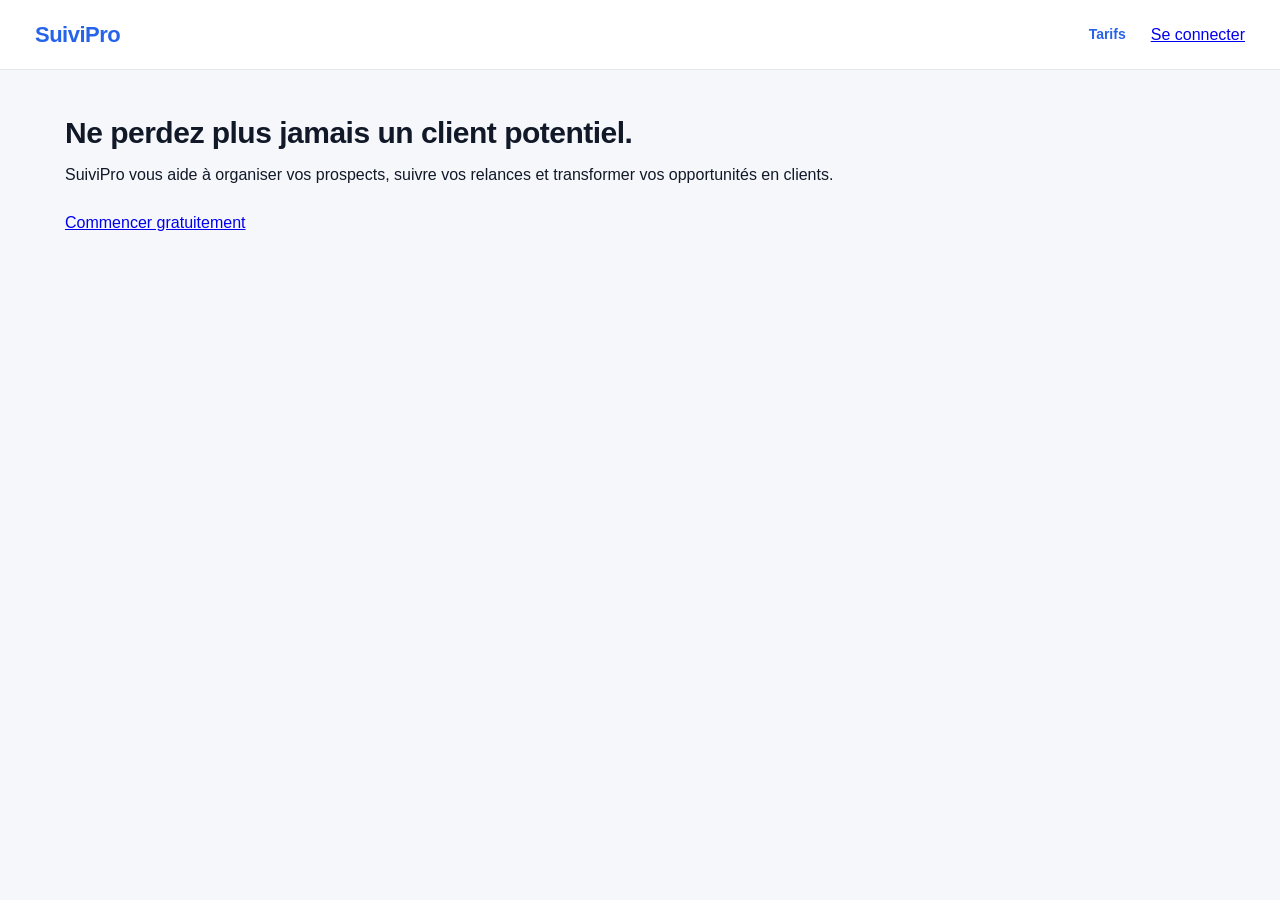
<file: index.html>
<!DOCTYPE html>
<html lang="fr">

<head>
    <meta charset="UTF-8">
    <meta name="viewport" content="width=device-width, initial-scale=1.0">

    <title>SuiviPro</title>

    <link rel="stylesheet" href="style.css">
</head>

<body>

    <header>
        <div class="logo">
            SuiviPro
        </div>

        <div class="header-right">
            <a href="pricing.html" class="back-link">
                Tarifs
            </a>

            <a href="login.html" class="btn-primary">
                Se connecter
            </a>
        </div>
    </header>

    <main class="container">

        <div class="page-title">
            <h1>Ne perdez plus jamais un client potentiel.</h1>

            <p>
                SuiviPro vous aide à organiser vos prospects,
                suivre vos relances et transformer vos opportunités
                en clients.
            </p>

            <br>

            <a href="login.html" class="btn-primary">
                Commencer gratuitement
            </a>
        </div>

    </main>

</body>

</html>
</file>
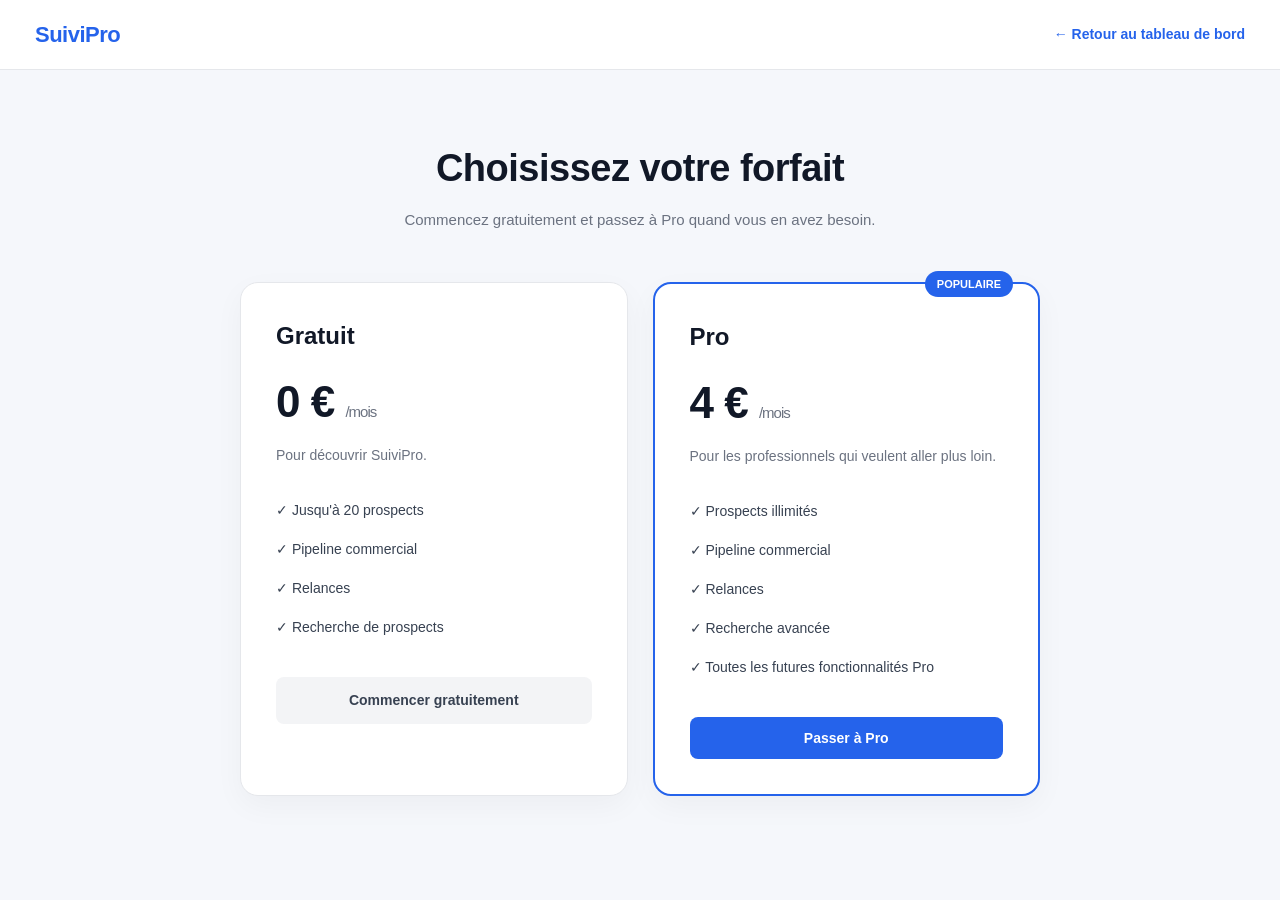
<file: pricing.html>
<!DOCTYPE html>
<html lang="fr">

<head>
    <meta charset="UTF-8">
    <meta name="viewport" content="width=device-width, initial-scale=1.0">

    <title>Tarifs - SuiviPro</title>

    <link rel="stylesheet" href="style.css">
</head>

<body>

    <header>

        <div class="logo">
            SuiviPro
        </div>

        <a href="index.html" class="back-link">
            ← Retour au tableau de bord
        </a>

    </header>


    <main class="pricing-page">

        <div class="pricing-title">

            <h1>
                Choisissez votre forfait
            </h1>

            <p>
                Commencez gratuitement et passez à Pro quand vous en avez besoin.
            </p>

        </div>


        <div class="pricing-container">


            <!-- GRATUIT -->

            <div class="pricing-card">

                <h2>
                    Gratuit
                </h2>

                <div class="price">
                    0 €
                    <span>/mois</span>
                </div>

                <p class="pricing-description">
                    Pour découvrir SuiviPro.
                </p>

                <ul>

                    <li>✓ Jusqu'à 20 prospects</li>

                    <li>✓ Pipeline commercial</li>

                    <li>✓ Relances</li>

                    <li>✓ Recherche de prospects</li>

                </ul>

                <a
                    href="index.html"
                    class="pricing-button secondary"
                >
                    Commencer gratuitement
                </a>

            </div>


            <!-- PRO -->

            <div class="pricing-card popular">

                <div class="popular-label">
                    POPULAIRE
                </div>

                <h2>
                    Pro
                </h2>

                <div class="price">
                    4 €
                    <span>/mois</span>
                </div>

                <p class="pricing-description">
                    Pour les professionnels qui veulent aller plus loin.
                </p>

                <ul>

                    <li>✓ Prospects illimités</li>

                    <li>✓ Pipeline commercial</li>

                    <li>✓ Relances</li>

                    <li>✓ Recherche avancée</li>

                    <li>✓ Toutes les futures fonctionnalités Pro</li>

                </ul>

                <button
                    class="pricing-button primary"
                    onclick="choosePro()"
                >
                    Passer à Pro
                </button>

            </div>

        </div>

    </main>


    <script>

       function choosePro() {

    const confirmation = confirm(
        "Activer SuiviPro Pro en mode démonstration ?"
    );

    if (confirmation) {

        localStorage.setItem("suivipro_pro", "true");

        alert(
            "Félicitations ! SuiviPro Pro est maintenant activé."
        );

        window.location.href = "index.html";
    }
}

</body>

</html>
</file>
<file: style.css>
/* =========================
   RESET
========================= */

* {
    box-sizing: border-box;
    margin: 0;
    padding: 0;
}

body {
    font-family: Inter, Arial, sans-serif;
    background: #f5f7fb;
    color: #111827;
    line-height: 1.5;
}


/* =========================
   HEADER
========================= */

header {
    height: 70px;
    background: white;
    border-bottom: 1px solid #e5e7eb;

    display: flex;
    align-items: center;
    justify-content: space-between;

    padding: 0 35px;

    position: sticky;
    top: 0;
    z-index: 100;
}

.logo {
    font-size: 22px;
    font-weight: 800;
    color: #2563eb;
    letter-spacing: -0.5px;
}

.header-right {
    display: flex;
    align-items: center;
    gap: 25px;
}

.user-name {
    color: #6b7280;
    font-size: 14px;
}

.back-link {
    color: #2563eb;
    text-decoration: none;
    font-size: 14px;
    font-weight: 600;

    transition: 0.2s;
}

.back-link:hover {
    color: #1d4ed8;
}


/* =========================
   MAIN CONTAINER
========================= */

.container {
    max-width: 1200px;
    margin: auto;
    padding: 40px 25px;
}


/* =========================
   TITRES
========================= */

h1 {
    font-size: 30px;
    letter-spacing: -0.5px;
    margin-bottom: 8px;
}

h2 {
    font-size: 21px;
    margin-bottom: 20px;
}

.section-title {
    margin-top: 45px;
}


/* =========================
   STATS
========================= */

.stats {
    display: grid;
    grid-template-columns: repeat(4, 1fr);
    gap: 18px;
    margin: 30px 0;
}

.stat-card {
    background: white;
    border: 1px solid #e5e7eb;
    border-radius: 14px;
    padding: 22px;

    box-shadow: 0 4px 15px rgba(0, 0, 0, 0.03);

    transition: transform 0.2s, box-shadow 0.2s;
}

.stat-card:hover {
    transform: translateY(-3px);
    box-shadow: 0 10px 25px rgba(0, 0, 0, 0.06);
}

.stat-card h3 {
    color: #6b7280;
    font-size: 13px;
    font-weight: 600;
    margin-bottom: 10px;
}

.stat-card p {
    font-size: 28px;
    font-weight: 800;
}


/* =========================
   FORMULAIRE
========================= */

.form-container {
    background: white;
    border: 1px solid #e5e7eb;
    border-radius: 16px;
    padding: 25px;

    box-shadow: 0 4px 20px rgba(0, 0, 0, 0.03);

    margin-bottom: 35px;
}

.form-container h2 {
    margin-bottom: 20px;
}

form {
    display: grid;
    grid-template-columns: repeat(2, 1fr);
    gap: 15px;
}

input,
select {
    width: 100%;
    padding: 12px 14px;

    border: 1px solid #d1d5db;
    border-radius: 8px;

    font-size: 14px;
    background: white;

    outline: none;

    transition: border 0.2s, box-shadow 0.2s;
}

input:focus,
select:focus {
    border-color: #2563eb;

    box-shadow:
        0 0 0 3px rgba(37, 99, 235, 0.1);
}

form button {
    grid-column: 1 / -1;
}


/* =========================
   BOUTONS
========================= */

button {
    border: none;
    border-radius: 8px;

    padding: 12px 18px;

    background: #2563eb;
    color: white;

    font-size: 14px;
    font-weight: 600;

    cursor: pointer;

    transition:
        background 0.2s,
        transform 0.2s,
        box-shadow 0.2s;
}

button:hover {
    background: #1d4ed8;

    transform: translateY(-1px);

    box-shadow:
        0 5px 15px rgba(37, 99, 235, 0.25);
}


/* =========================
   RECHERCHE
========================= */

#searchInput {
    margin-bottom: 20px;
    max-width: 400px;
}


/* =========================
   LISTE PROSPECTS
========================= */

#leadsList {
    display: grid;
    gap: 12px;
}

.lead-card {
    background: white;

    border: 1px solid #e5e7eb;
    border-radius: 12px;

    padding: 18px;

    display: flex;
    align-items: center;
    justify-content: space-between;

    transition: 0.2s;
}

.lead-card:hover {
    border-color: #cbd5e1;

    box-shadow:
        0 6px 20px rgba(0, 0, 0, 0.04);
}

.lead-info strong {
    display: block;
    font-size: 16px;
    margin-bottom: 3px;
}

.lead-info span {
    color: #6b7280;
    font-size: 13px;
}


/* =========================
   STATUTS
========================= */

.status {
    display: inline-block;

    padding: 5px 10px;

    border-radius: 20px;

    font-size: 12px;
    font-weight: 600;
}

.status-nouveau {
    background: #eff6ff;
    color: #2563eb;
}

.status-contacte {
    background: #f3f4f6;
    color: #374151;
}

.status-interesse {
    background: #fef3c7;
    color: #92400e;
}

.status-client {
    background: #dcfce7;
    color: #166534;
}

.status-perdu {
    background: #fee2e2;
    color: #991b1b;
}


/* =========================
   VIDE
========================= */

.empty-state {
    background: white;

    border: 1px dashed #d1d5db;

    border-radius: 12px;

    padding: 45px 20px;

    text-align: center;

    color: #6b7280;
}


/* =========================
   RAPPELS
========================= */

#remindersList {
    display: grid;
    gap: 12px;
}

.reminder-card {
    background: white;

    border-radius: 12px;

    padding: 16px 18px;

    display: flex;
    align-items: center;
    justify-content: space-between;

    border: 1px solid #e5e7eb;
}

.reminder-info strong {
    display: block;
    margin-bottom: 3px;
}

.reminder-info span {
    color: #6b7280;
    font-size: 13px;
}

.reminder-label {
    text-align: right;
    font-size: 12px;
    font-weight: 600;
}

.reminder-label.future {
    color: #2563eb;
}

.reminder-label.today {
    color: #d97706;
}

.reminder-label.overdue {
    color: #dc2626;
}

.reminder-today {
    border-left: 4px solid #f59e0b;
}

.reminder-overdue {
    border-left: 4px solid #ef4444;
}

.reminder-future {
    border-left: 4px solid #2563eb;
}

.no-reminders {
    background: white;

    border-radius: 12px;

    padding: 35px;

    text-align: center;

    color: #6b7280;
}


/* =========================
   PIPELINE
========================= */

.pipeline {
    display: grid;

    grid-template-columns: repeat(5, 1fr);

    gap: 15px;

    margin-top: 20px;

    overflow-x: auto;
}

.pipeline-column {
    min-width: 210px;

    background: #eef2f7;

    border-radius: 12px;

    padding: 12px;
}

.pipeline-column h3 {
    font-size: 13px;

    display: flex;
    justify-content: space-between;

    margin-bottom: 12px;
}

.pipeline-column h3 span {
    background: white;

    border-radius: 20px;

    padding: 2px 8px;

    font-size: 11px;

    color: #6b7280;
}

.pipeline-card {
    background: white;

    border-radius: 9px;

    padding: 13px;

    margin-bottom: 9px;

    border: 1px solid #e5e7eb;

    cursor: pointer;

    transition: 0.2s;
}

.pipeline-card:hover {
    transform: translateY(-2px);

    box-shadow:
        0 5px 15px rgba(0, 0, 0, 0.06);
}

.pipeline-card strong {
    display: block;

    font-size: 13px;

    margin-bottom: 3px;
}

.pipeline-card span {
    font-size: 12px;

    color: #6b7280;
}


/* =========================
   PRICING
========================= */

.pricing-page {
    max-width: 1000px;

    margin: 0 auto;

    padding: 70px 25px;
}

.pricing-title {
    text-align: center;

    margin-bottom: 50px;
}

.pricing-title h1 {
    font-size: 38px;

    margin-bottom: 12px;
}

.pricing-title p {
    color: #6b7280;

    font-size: 15px;
}

.pricing-container {
    display: grid;

    grid-template-columns: repeat(2, 1fr);

    gap: 25px;

    max-width: 800px;

    margin: auto;
}

.pricing-card {
    position: relative;

    background: white;

    border: 1px solid #e5e7eb;

    border-radius: 18px;

    padding: 35px;

    box-shadow:
        0 10px 30px rgba(0, 0, 0, 0.04);

    transition: 0.2s;
}

.pricing-card:hover {
    transform: translateY(-5px);

    box-shadow:
        0 15px 35px rgba(0, 0, 0, 0.08);
}

.pricing-card.popular {
    border: 2px solid #2563eb;
}

.pricing-card h2 {
    font-size: 24px;

    margin-bottom: 15px;
}

.price {
    font-size: 44px;

    font-weight: 800;

    letter-spacing: -1px;

    margin-bottom: 10px;
}

.price span {
    font-size: 15px;

    font-weight: normal;

    color: #6b7280;
}

.pricing-description {
    color: #6b7280;

    margin-bottom: 25px;

    font-size: 14px;
}

.pricing-card ul {
    list-style: none;

    margin-bottom: 30px;
}

.pricing-card li {
    padding: 9px 0;

    font-size: 14px;

    color: #374151;
}

.pricing-button {
    display: block;

    width: 100%;

    padding: 13px;

    border-radius: 8px;

    text-align: center;

    font-weight: 700;

    font-size: 14px;

    cursor: pointer;

    text-decoration: none;

    border: none;
}

.pricing-button.primary {
    background: #2563eb;

    color: white;
}

.pricing-button.primary:hover {
    background: #1d4ed8;
}

.pricing-button.secondary {
    background: #f3f4f6;

    color: #374151;
}

.pricing-button.secondary:hover {
    background: #e5e7eb;
}

.popular-label {
    position: absolute;

    top: -13px;

    right: 25px;

    background: #2563eb;

    color: white;

    padding: 5px 12px;

    border-radius: 20px;

    font-size: 11px;

    font-weight: bold;
}


/* =========================
   RESPONSIVE
========================= */

@media (max-width: 900px) {

    .stats {
        grid-template-columns: repeat(2, 1fr);
    }

    .pipeline {
        grid-template-columns: repeat(5, 210px);
    }
}


@media (max-width: 700px) {

    header {
        padding: 0 18px;
    }

    .user-name {
        display: none;
    }

    .container {
        padding: 30px 18px;
    }

    h1 {
        font-size: 25px;
    }

    form {
        grid-template-columns: 1fr;
    }

    .stats {
        grid-template-columns: 1fr 1fr;
    }

    .lead-card,
    .reminder-card {
        align-items: flex-start;

        gap: 15px;

        flex-direction: column;
    }

    .reminder-label {
        text-align: left;
    }

    .pricing-container {
        grid-template-columns: 1fr;
    }

    .pricing-title h1 {
        font-size: 30px;
    }

    .pricing-page {
        padding: 45px 18px;
    }
}


@media (max-width: 450px) {

    .stats {
        grid-template-columns: 1fr;
    }

    .logo {
        font-size: 20px;
    }
}
</file>
